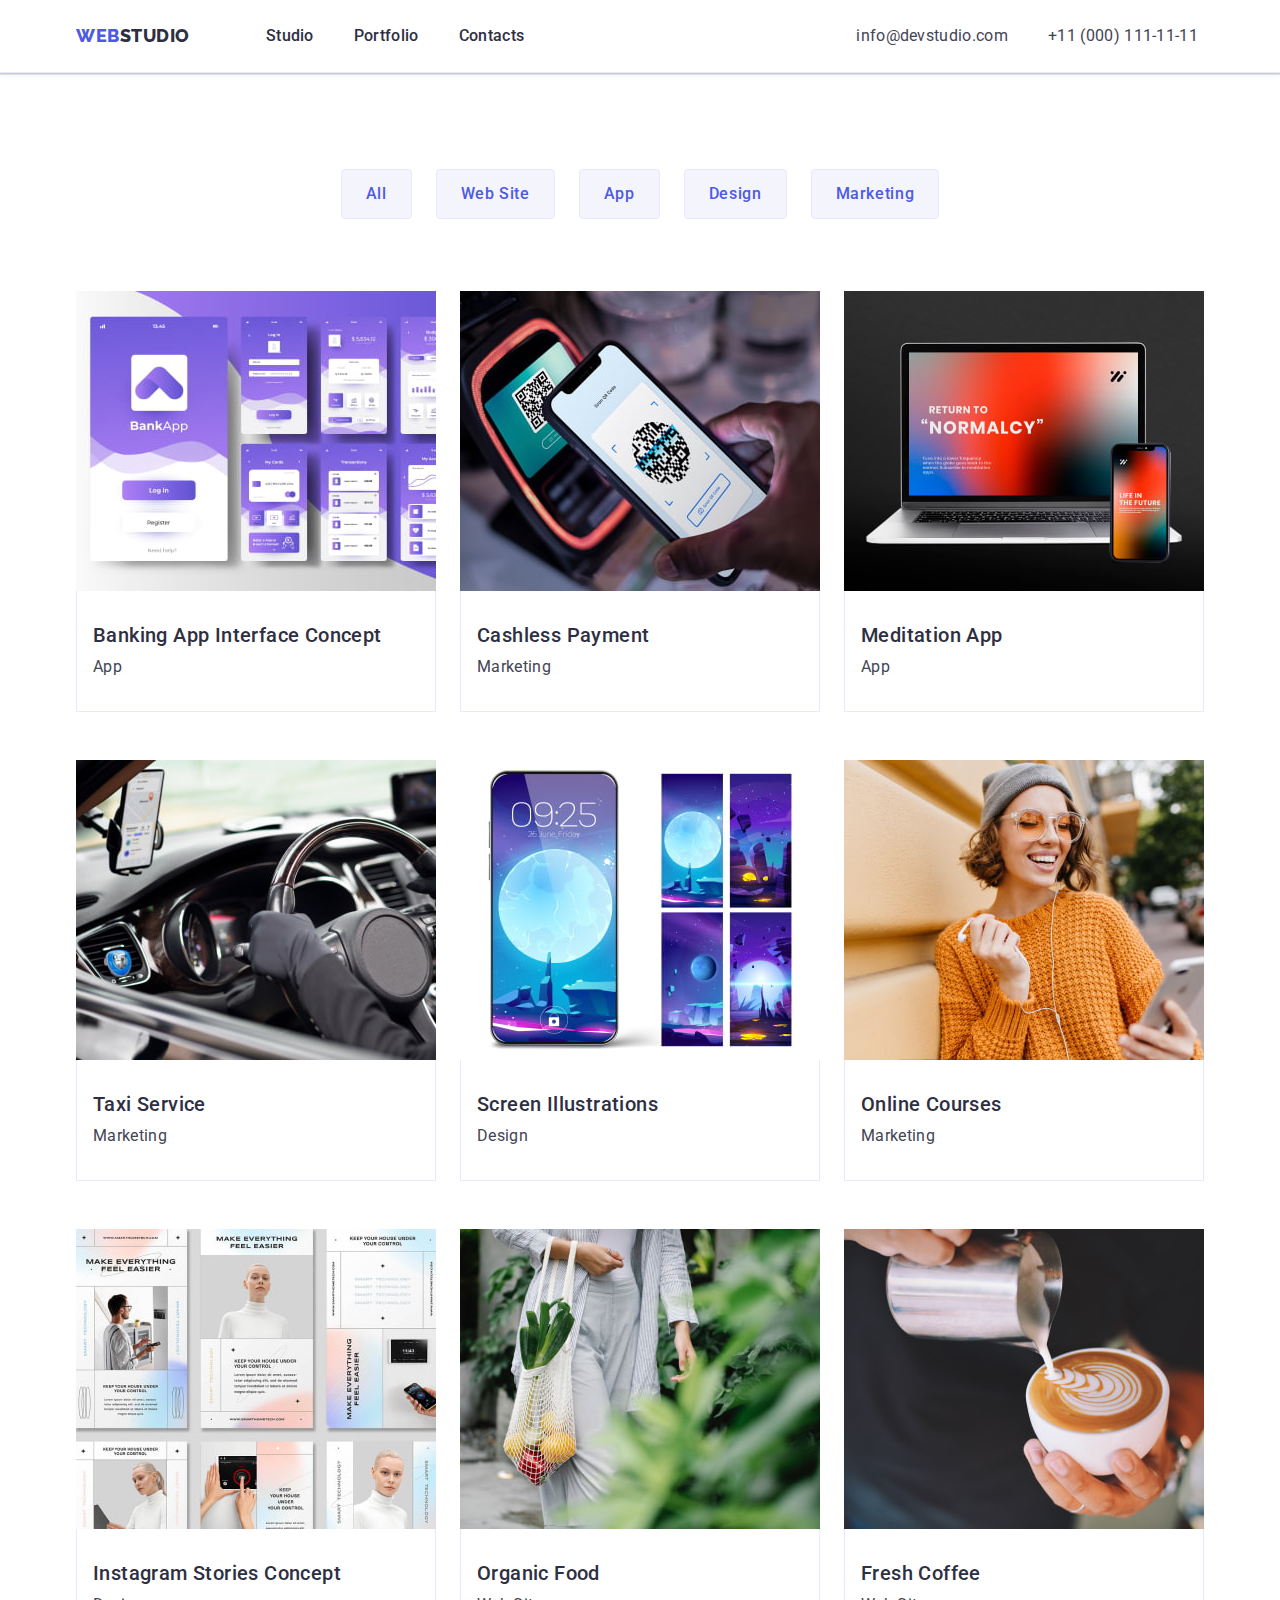
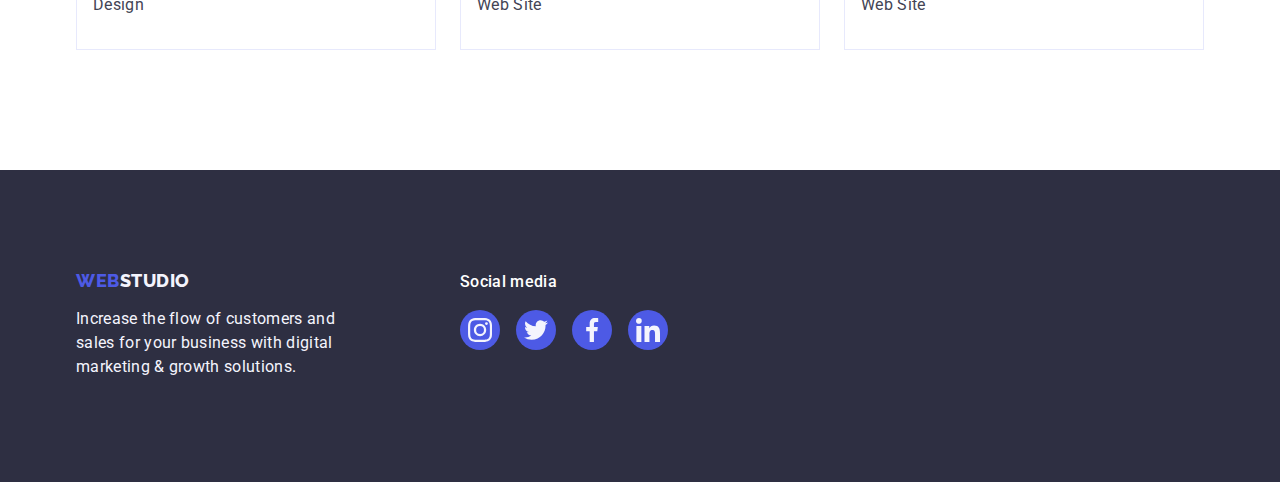
<file: portfolio.html>
<!DOCTYPE html>
<html lang="en">
  <head>
    <link
      href="
      https://cdn.jsdelivr.net/npm/modern-normalize@1.1.0/modern-normalize.min.css"
      rel="stylesheet"
    />
    <meta charset="UTF-8" />
    <meta name="description" content="WebStudio" />
    <title>Portfolio</title>
    <link rel="stylesheet" href="./css/styles.css" />
    <link rel="preconnect" href="https://fonts.googleapis.com" />
    <link rel="preconnect" href="https://fonts.gstatic.com" crossorigin />

    <link
      href="https://fonts.googleapis.com/css2?family=Raleway:ital,wght@0,400;0,500;0,600;0,800;1,700&family=Roboto:wght@400;500;700;900&display=swap"
      rel="stylesheet"
    />
  </head>
  <body>
    <!-- Head of the page -->

    <header class="header">
      <div class="header-container container">
        <nav class="nav">
          <a class="logo-link link" href="./index.html"
            >Web<span class="studioword">Studio</span></a
          >
          <ul class="nav-list list">
            <li class="item"><a class="link" href="./index.html">Studio</a></li>
            <li class="item">
              <a class="link" href="./portfolio.html">Portfolio</a>
            </li>
            <li class="item"><a class="link" href="">Contacts</a></li>
          </ul>
        </nav>
        <!-- Addresses -->
        <address class="address">
          <ul class="contacts-list list">
            <li class="item">
              <a class="contact-link link" href="mailto:info@devstudio.com"
                >info@devstudio.com</a
              >
            </li>
            <li class="item">
              <a class="contact-link link" href="tel:+110001111111"
                >+11 (000) 111-11-11</a
              >
            </li>
          </ul>
        </address>
      </div>
    </header>
    <!-- Main content -->
    <main>
      <section class="filers-section">
        <div class="filters-container container">
          <h1 class="visually-hidden">Portfolio</h1>
          <!-- Filters section -->
          <ul class="button-list list">
            <li class="item">
              <button type="button" class="filter-button">All</button>
            </li>
            <li class="item">
              <button type="button" class="filter-button">Web Site</button>
            </li>
            <li class="item">
              <button type="button" class="filter-button">App</button>
            </li>
            <li class="item">
              <button type="button" class="filter-button">Design</button>
            </li>
            <li class="item">
              <button type="button" class="filter-button">Marketing</button>
            </li>
          </ul>
          <!-- Portfolio-links-section -->
          <ul class="portfolio-list list">
            <li class="portfolio-card">
              <a class="link" href="">
                <img
                  src="./images/Img-portfolio/Banking-app.jpg"
                  alt="Banking-App"
                />
                <div class="portfolio-card-content">
                  <h2 class="main-text">Banking App Interface Concept</h2>
                  <p class="type">App</p>
                </div>
              </a>
            </li>
            <li class="portfolio-card">
              <a class="link" href="">
                <img
                  src="./images/Img-portfolio/cashless-payment.jpg"
                  alt="cashless-payment"
                />
                <div class="portfolio-card-content">
                  <h2 class="main-text">Cashless Payment</h2>
                  <p class="type">Marketing</p>
                </div>
              </a>
            </li>
            <li class="portfolio-card">
              <a class="link" href="">
                <img
                  src="./images/Img-portfolio/meditanion-app.jpg"
                  alt="Meditation-app"
                />
                <div class="portfolio-card-content">
                  <h2 class="main-text">Meditation App</h2>
                  <p class="type">App</p>
                </div>
              </a>
            </li>

            <li class="portfolio-card">
              <a class="link" href="">
                <img src="./images/Img-portfolio/taxi-service.jpg" alt="Taxi" />
                <div class="portfolio-card-content">
                  <h2 class="main-text">Taxi Service</h2>
                  <p class="type">Marketing</p>
                </div>
              </a>
            </li>
            <li class="portfolio-card">
              <a class="link" href="">
                <img
                  src="./images/Img-portfolio/screen-illustrations.jpg"
                  alt="screen-illustrations"
                />
                <div class="portfolio-card-content">
                  <h2 class="main-text">Screen Illustrations</h2>
                  <p class="type">Design</p>
                </div>
              </a>
            </li>
            <li class="portfolio-card">
              <a class="link" href="">
                <img
                  src="./images/Img-portfolio/online-courses.jpg"
                  alt="online-courses"
                />
                <div class="portfolio-card-content">
                  <h2 class="main-text">Online Courses</h2>
                  <p class="type">Marketing</p>
                </div>
              </a>
            </li>

            <li class="portfolio-card">
              <a class="link" href="">
                <img
                  src="./images/Img-portfolio/istagram-stores.jpg"
                  alt="instagram-storles"
                />
                <div class="portfolio-card-content">
                  <h2 class="main-text">Instagram Stories Concept</h2>
                  <p class="type">Design</p>
                </div>
              </a>
            </li>
            <li class="portfolio-card">
              <a class="link" href="">
                <img
                  src="./images/Img-portfolio/organic-food.jpg"
                  alt="organic-food"
                />
                <div class="portfolio-card-content">
                  <h2 class="main-text">Organic Food</h2>
                  <p class="type">Web Site</p>
                </div>
              </a>
            </li>
            <li class="portfolio-card">
              <a class="link" href="">
                <img
                  src="./images/Img-portfolio/fresh-coffee.jpg"
                  alt="Coffee"
                />
                <div class="portfolio-card-content">
                  <h2 class="main-text">Fresh Coffee</h2>
                  <p class="type">Web Site</p>
                </div>
              </a>
            </li>
          </ul>
        </div>
      </section>
    </main>
    <!-- Footer section -->
    <footer class="footer">
      <div class="footer-container container">
        <div class="footer-part1">
          <a class="footer-logo-link link" href="./index.html"
            >Web<span class="footer-second-logoword">Studio</span></a
          >
          <p class="footer-text">
            Increase the flow of customers and sales for your business with
            digital marketing & growth solutions.
          </p>
        </div>
        <div class="footer-social">
          <p class="footer-social-text">Social media</p>
          <ul class="footer-socials list">
            <li class="footer-social-item">
              <a
                class="footer-social-link link"
                href=""
                target="_blank"
                rel="noopener noreferrer"
                aria-label="icon-instagram"
                ><svg class="footer-social-icon" width="24" height="24">
                  <use href="./images/icons.svg#icon-instagram"></use></svg
              ></a>
            </li>
            <li class="footer-social-item">
              <a
                class="footer-social-link link"
                href=""
                target="_blank"
                rel="noopener noreferrer"
                aria-label="icon-twitter"
                ><svg class="footer-social-icon" width="24" height="24">
                  <use href="./images/icons.svg#icon-twitter"></use></svg
              ></a>
            </li>
            <li class="footer-social-item">
              <a
                class="footer-social-link link"
                href=""
                target="_blank"
                rel="noopener noreferrer"
                aria-label="icon-facebook"
                ><svg class="footer-social-icon" width="24" height="24">
                  <use href="./images/icons.svg#icon-facebook"></use></svg
              ></a>
            </li>
            <li class="footer-social-item">
              <a
                class="footer-social-link link"
                href=""
                target="_blank"
                rel="noopener noreferrer"
                aria-label="icon-linkedin"
                ><svg class="footer-social-icon" width="24" height="24">
                  <use href="./images/icons.svg#icon-linkedin"></use></svg
              ></a>
            </li>
          </ul>
        </div>
      </div>
    </footer>
  </body>
</html>
</file>
<file: css/styles.css>
:root {
  --title-color: #2e2f42;
  --text-color: #434455;
  --button-text-collor: #4d5ae5;
  --button-bacground-collor: #f4f4fd;
  --main-text: Roboto;
  --Logo-text: Raleway;
  --hover-color: #404bbf;
  --main-bacground-color: #ffffff;
}
html {
  box-sizing: border-box;
}
*,
*::before,
*::after {
  box-sizing: inherit;
}
img {
  display: block;
  max-width: 100%;
  height: auto;
}
.container {
  width: 1158px;
  padding-left: 15px;
  padding-right: 15px;
  margin: 0 auto;
}
.link {
  text-decoration: none;
}
.list {
  list-style: none;
  padding: 0;
}
body {
  font-family: "Roboto", sans-serif;
  color: var(--text-color);
  background-color: var(--main-bacground-color);
}

.visually-hidden {
  position: absolute;
  width: 1px;
  height: 1px;
  margin: -1px;
  border: 0;
  padding: 0;

  white-space: nowrap;
  clip-path: inset(100%);
  clip: rect(0 0 0 0);
  overflow: hidden;
}

h1,
h2,
h3,
h4,
h5,
h6,
p {
  margin: 0;
}
/* Header */
.header-container {
  display: flex;
  align-items: center;
}
.header {
  background-color: #ffffff;
  border-bottom: 1px solid #e7e9fc;
  box-shadow: 0px 2px 1px rgba(46, 47, 66, 0.08),
    0px 1px 1px rgba(46, 47, 66, 0.16), 0px 1px 6px rgba(46, 47, 66, 0.08);
}

/* Header LOGO */
.studioword {
  font-family: "Raleway", sans-serif;
  font-style: normal;
  font-weight: 800;
  font-size: 18px;
  line-height: 1.17;
  align-items: center;
  letter-spacing: 0.03em;
  color: var(--title-color);
}
.logo-link {
  text-decoration: none;
  font-family: "Raleway", sans-serif;
  font-style: normal;
  font-weight: 800;
  font-size: 18px;
  line-height: 1.17;
  letter-spacing: 0.03em;
  text-transform: uppercase;
  color: #4d5ae5;

  margin-right: 76px;
}
/* Navigation */

.nav-list {
  display: flex;
  padding: 0;
  margin: 0;
}
.nav {
  display: flex;
  align-items: center;
}
.nav-list .link {
  list-style: none;
  font-family: var(--main-text);
  font-style: normal;
  text-decoration: none;
  font-weight: 500;
  font-size: 16px;
  line-height: 1.5;
  letter-spacing: 0.02em;
  color: var(--title-color);
  text-decoration: none;

  display: block;
  padding-top: 24px;
  padding-bottom: 24px;
}
.nav-list .item:not(:last-child) {
  margin-right: 40px;
}
.nav-list .link:hover,
.nav-list .link:focus {
  color: var(--hover-color);
}

/* Addresses */
.address {
  margin-left: 332px;
}
.contacts-list {
  display: flex;
  margin: 0;
  padding: 0;
}
.contacts-list .item:not(:last-child) {
  margin-right: 40px;
}
.address {
  font-style: normal;
}
.contact-link {
  font-family: var(--main-text);
  font-style: normal;
  font-weight: 400;
  font-size: 16px;
  line-height: 1.5;
  letter-spacing: 0.02em;
  color: var(--text-color);
  text-decoration: none;
}
.contact-link:hover,
.contact-link:focus {
  color: var(--hover-color);
}
/* Hero section */
.hero {
  background: #2e2f42;
  background-image: linear-gradient(
      rgba(46, 47, 66, 0.7),
      rgba(46, 47, 66, 0.7)
    ),
    url(../images/img-background/people-office1.jpg);
  background-repeat: no-repeat;
  background-size: cover;
  background-position: center;
  height: 600px;
  margin: 0;
  padding-top: 188px;
  padding-bottom: 188px;
  max-width: 1440px;
  margin-left: auto;
  margin-right: auto;
}

.hero-title {
  font-family: var(--main-text);
  font-style: normal;
  font-weight: 700;
  font-size: 56px;
  line-height: 1.07;
  letter-spacing: 0.02em;
  color: #ffffff;
  max-width: 496px;
  margin-bottom: 48px;
  margin-top: 0px;
  margin-left: auto;
  margin-right: auto;
}
.button {
  background: #4d5ae5;
  font-family: "Roboto", sans-serif;
  font-style: normal;
  font-weight: 500;
  font-size: 16px;
  line-height: 1.5;
  letter-spacing: 0.04em;
  color: #ffffff;
  cursor: pointer;

  display: block;
  min-width: 169px;
  padding: 16px 32px;
  margin: 0;
  box-shadow: 0px 4px 4px rgba(0, 0, 0, 0.15);
  border-radius: 4px;
  border: none;
  margin-left: auto;
  margin-right: auto;
}
.button:hover,
.button:focus {
  background: var(--hover-color);
}
/* Features */
.futures {
  padding-top: 120px;
  padding-bottom: 120px;
}
.features-list {
  margin-top: 0px;
  margin-bottom: 0px;
  padding: 0;
  display: flex;
}
.features-item {
  width: 264px;
}
.features-icon-container {
  background: #f4f4fd;
  border-radius: 4px;
  height: 112px;
  margin-bottom: 8px;
  display: flex;
  align-items: center;
  justify-content: center;
}

.features-item:not(:last-child) {
  margin-right: 24px;
}
.subject-features {
  font-weight: 800;
  font-family: var(--main-text);
  font-style: normal;
  font-weight: 500;
  font-size: 20px;
  line-height: 1.2;
  letter-spacing: 0.02em;
  color: var(--title-color);
  margin-top: 0px;
  margin-bottom: 8px;
}
.text-features {
  font-weight: 800;
  font-family: var(--main-text);
  font-style: normal;
  font-weight: 400;
  font-size: 16px;
  line-height: 1.5;
  letter-spacing: 0.02em;
  color: var(--text-color);
  margin-top: 0px;
  margin-bottom: 0px;
}
/* What are we doing */
.whatwedo-section {
  padding-bottom: 120px;
}
.business-list {
  padding: 0;
  display: flex;
  margin: 0;
}
.title {
  font-family: var(--main-text);
  font-style: normal;
  font-weight: 700;
  font-size: 36px;
  line-height: 1.11;
  text-align: center;
  letter-spacing: 0.02em;
  text-transform: capitalize;
  color: var(--title-color);
  margin-top: 0px;
  margin-left: auto;
  margin-right: auto;
  margin-bottom: 72px;
}
.business-list .item:not(:last-child) {
  margin-right: 24px;
}

/* Team section */
.team-section {
  background: #f4f4fd;
  padding-top: 120px;
  padding-bottom: 120px;
}
.team-list {
  margin: 0px;
  display: flex;
  padding: 0;
}
.socials {
  display: flex;
  align-items: center;
  justify-content: center;
  gap: 24px;
  padding: 0;
  margin-top: 8px;
}
.socials-item {
  width: 40px;
  height: 40px;
}
.socials-link {
  display: flex;
  align-items: center;
  justify-content: center;
  width: 100%;
  height: 100%;
  background-color: #4d5ae5;
  border-radius: 50%;
}
.socials-link:hover {
  background-color: #404bbf;
}
.socials-link:focus {
  background-color: #404bbf;
}
.social-icon {
  fill: #f4f4fd;
}

.team-member {
  background: var(--main-bacground-color);
  width: 264px;
  box-shadow: 0px 1px 6px rgba(46, 47, 66, 0.08),
    0px 1px 1px rgba(46, 47, 66, 0.16), 0px 2px 1px rgba(46, 47, 66, 0.08);
  border-radius: 0px 0px 4px 4px;
}
.team-list .team-member:not(:last-child) {
  margin-right: 24px;
}
.name-text {
  font-family: var(--main-text);
  font-style: normal;
  font-weight: 500;
  font-size: 20px;
  line-height: 1.2;
  text-align: center;
  letter-spacing: 0.02em;
  color: var(--title-color);
  margin-top: 0px;
  margin-bottom: 8px;
}
.position-text {
  font-family: var(--main-text);
  font-style: normal;
  font-weight: 400;
  font-size: 16px;
  line-height: 1.5;
  text-align: center;
  letter-spacing: 0.02em;
  color: var(--text-color);
  margin: 0px;
}
.card-content {
  padding: 32px 0;
}
/* Customers */
.customers {
  padding-top: 120px;
  padding-bottom: 120px;
}
.customers-list {
  margin: 0;
  display: flex;
  padding: 0;
  gap: 24px;
}
.customers-container .title {
  line-height: 1.1;
}
.customers-item {
  width: 168px;
  height: 88px;
  display: flex;
  align-items: center;
  justify-content: center;
}
.customers-link {
  width: 100%;
  height: 100%;
  border: 1px solid #8e8f99;
  border-radius: 4px;
  display: flex;
  align-items: center;
  justify-content: center;
  color: #8e8f99;
}

.customer-icon {
  fill: currentColor;
}
.customers-link:hover {
  box-shadow: 0px 4px 4px rgba(0, 0, 0, 0.25);
  border-color: #404bbf;
  color: #404bbf;
}
.customers-link:focus {
  box-shadow: 0px 4px 4px rgba(0, 0, 0, 0.25);
  border-color: #404bbf;
  color: #404bbf;
}
.customers-item:focus .customer-icon {
  fill: var(--hover-color);
}
.customers-item:hover .customer-icon {
  fill: var(--hover-color);
}
/* Footer */
.footer {
  background: var(--title-color);
  height: 312px;
  padding-top: 100px;
  padding-bottom: 100px;
}
.footer-container {
  display: flex;
  align-items: baseline;
}
.footer-socials {
  display: flex;
  gap: 16px;
}
.footer-social-icon {
  fill: #f4f4fd;
}
.footer-part1 {
  margin-right: 120px;
}
.footer-social-link {
  width: 100%;
  height: 100%;
  background-color: #4d5ae5;
  border-radius: 50%;
  display: flex;
  align-items: center;
  justify-content: center;
}
.footer-social-link:hover {
  background-color: #31d0aa;
}
.footer-social-link:focus {
  background-color: #31d0aa;
}
.footer-social-item {
  width: 40px;
  height: 40px;
}
.footer-social-text {
  font-weight: 500;
  color: #ffffff;
  margin-bottom: 16px;
  line-height: 1.5;
  letter-spacing: 0.02em;
}

.footer-logo-link {
  text-decoration: none;
  font-family: "Raleway", sans-serif;
  font-style: normal;
  font-weight: 800;
  font-size: 18px;
  line-height: 1.17;
  letter-spacing: 0.03em;
  text-transform: uppercase;
  color: #4d5ae5;

  margin-bottom: 16px;
  display: inline-block;
}
.footer-second-logoword {
  font-family: "Raleway", sans-serif;
  font-style: normal;
  font-weight: 800;
  font-size: 18px;
  line-height: 1.17;
  letter-spacing: 0.03em;
  text-transform: uppercase;
  color: #f4f4fd;
}
.footer-text {
  font-family: var(--main-text);
  font-style: normal;
  font-weight: 400;
  font-size: 16px;
  line-height: 1.5;
  letter-spacing: 0.02em;
  color: #f4f4fd;
  margin-bottom: 0px;
  margin-top: 0px;
  width: 264px;
}

/* Portfolio page */
/* Header is the same as at the main page */
/* Filters section */
/* buttons menu */
.filers-section {
  padding-top: 96px;
  padding-bottom: 120px;
}
.button-list {
  display: flex;
  padding-left: 0;
  justify-content: center;
  margin-bottom: 72px;
  margin-top: 0;
}
.button-list .item:not(:last-child) {
  margin-right: 24px;
}
.filter-button {
  background: var(--button-bacground-collor);
  font-family: "Roboto", sans-serif;
  font-style: normal;
  font-weight: 500;
  font-size: 16px;
  line-height: 1.5;
  letter-spacing: 0.04em;
  color: var(--button-text-collor);
  cursor: pointer;

  border: 1px solid #e7e9fc;
  border-radius: 4px;

  padding: 12px 24px;
}

.filter-button:hover,
.filter-button:focus {
  background: #404bbf;
  color: #ffffff;
  border: 1px solid transparent;
  box-shadow: 0px 3px 1px rgba(0, 0, 0, 0.1), 0px 2px 1px rgba(0, 0, 0, 0.08),
    0px 2px 2px rgba(0, 0, 0, 0.12);
}
/* Portfolio-links-section */
.portfolio-list .link {
  text-decoration: none;
  list-style: none;
  display: block;
}
.portfolio-list {
  margin-bottom: 0px;
  display: flex;
  flex-wrap: wrap;
  padding-left: 0;
  margin-top: 0;
}
.portfolio-card {
  width: 360px;
  margin-right: 24px;
  margin-bottom: 48px;
}
.portfolio-card:nth-child(3n) {
  margin-right: 0;
}
.portfolio-card:nth-last-child(-n + 3) {
  margin-bottom: 0px;
}
.portfolio-card :hover {
  box-shadow: 0px 1px 6px rgba(46, 47, 66, 0.08),
    0px 1px 1px rgba(46, 47, 66, 0.16), 0px 2px 1px rgba(46, 47, 66, 0.08);
}
.portfolio-card :focus {
  box-shadow: 0px 1px 6px rgba(46, 47, 66, 0.08),
    0px 1px 1px rgba(46, 47, 66, 0.16), 0px 2px 1px rgba(46, 47, 66, 0.08);
}
.portfolio-card-content {
  padding: 32px 16px;
  border: 1px solid #e7e9fc;
  border-top: none;
}

.main-text {
  font-family: var(--main-text);
  font-style: normal;
  font-weight: 500;
  font-size: 20px;
  line-height: 1.2;
  color: var(--title-color);
  letter-spacing: 0.02em;
  text-decoration: none;
  margin-top: 0px;
  margin-bottom: 8px;
}
.type {
  font-family: var(--main-text);
  font-style: normal;
  font-weight: 400;
  font-size: 16px;
  line-height: 1.5;
  letter-spacing: 0.02em;
  color: var(--text-color);
  margin: 0;
}
/* Portfolio Footer */
</file>
